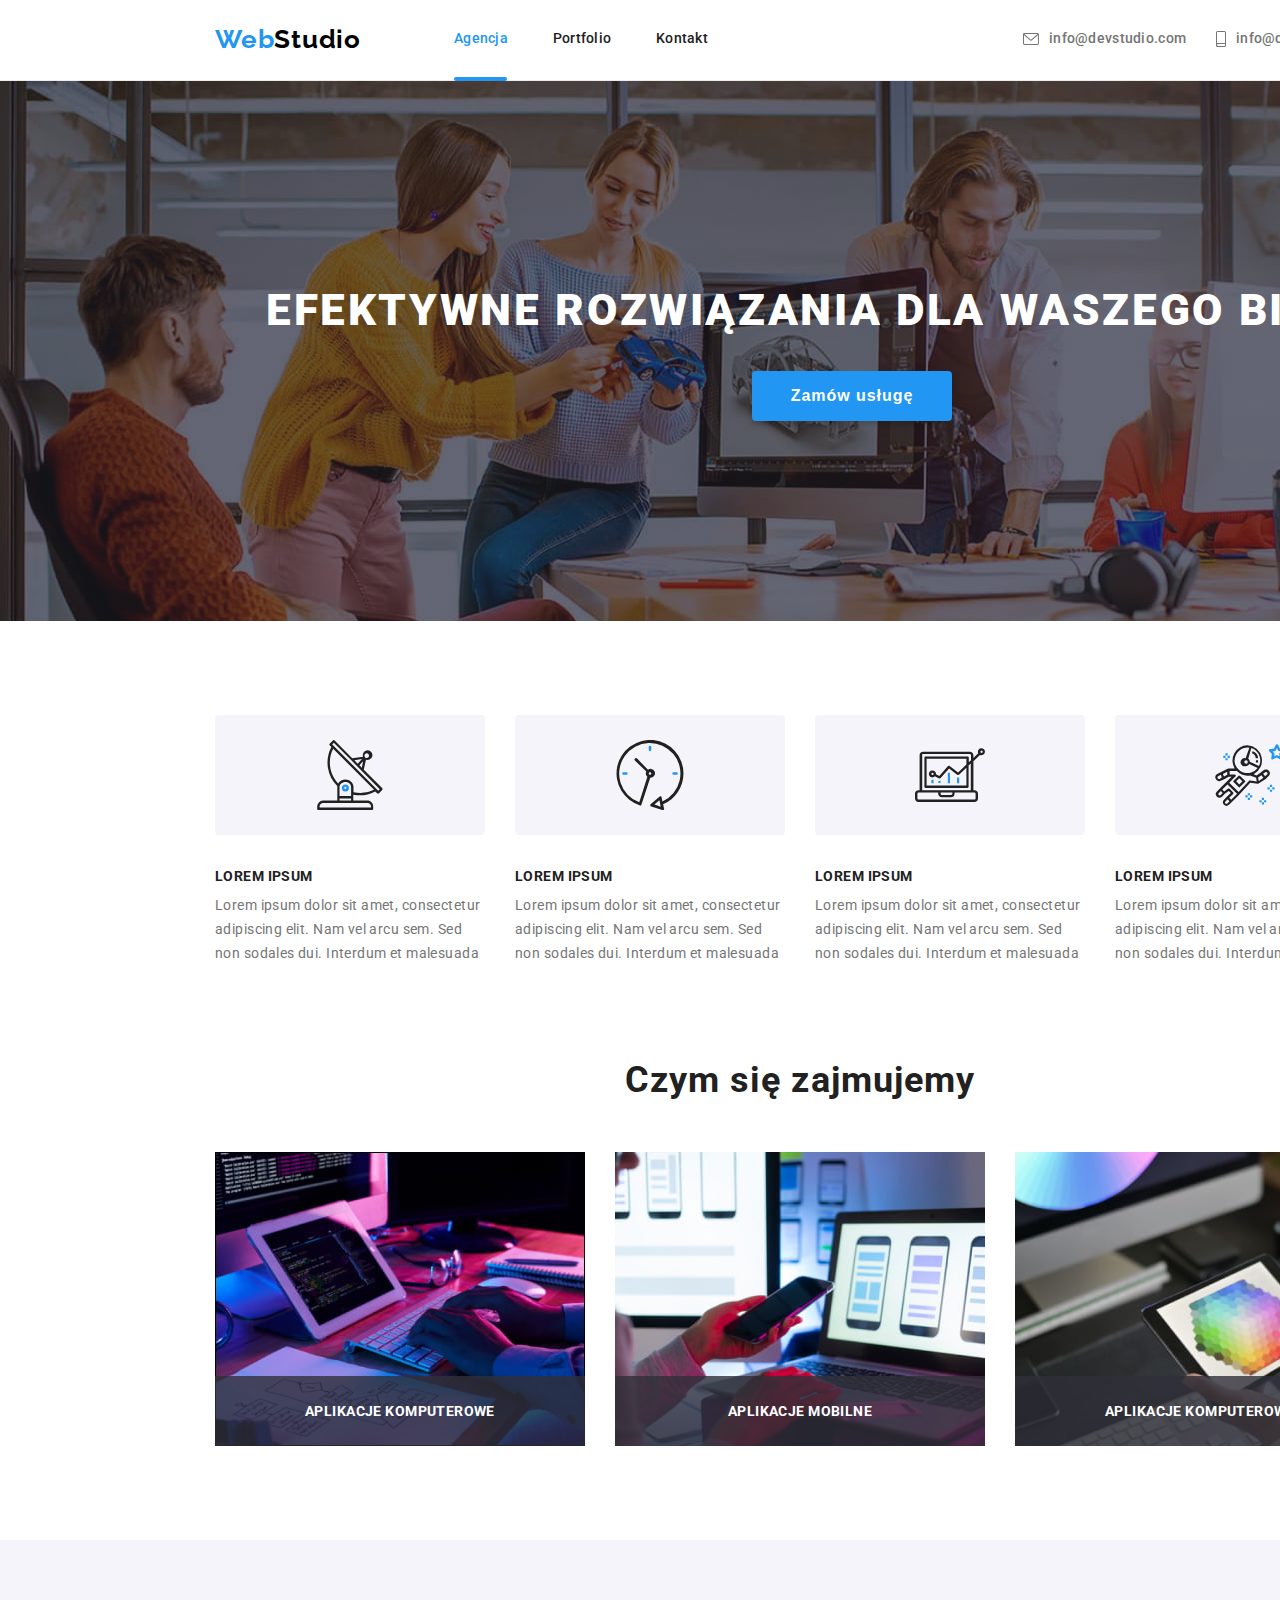
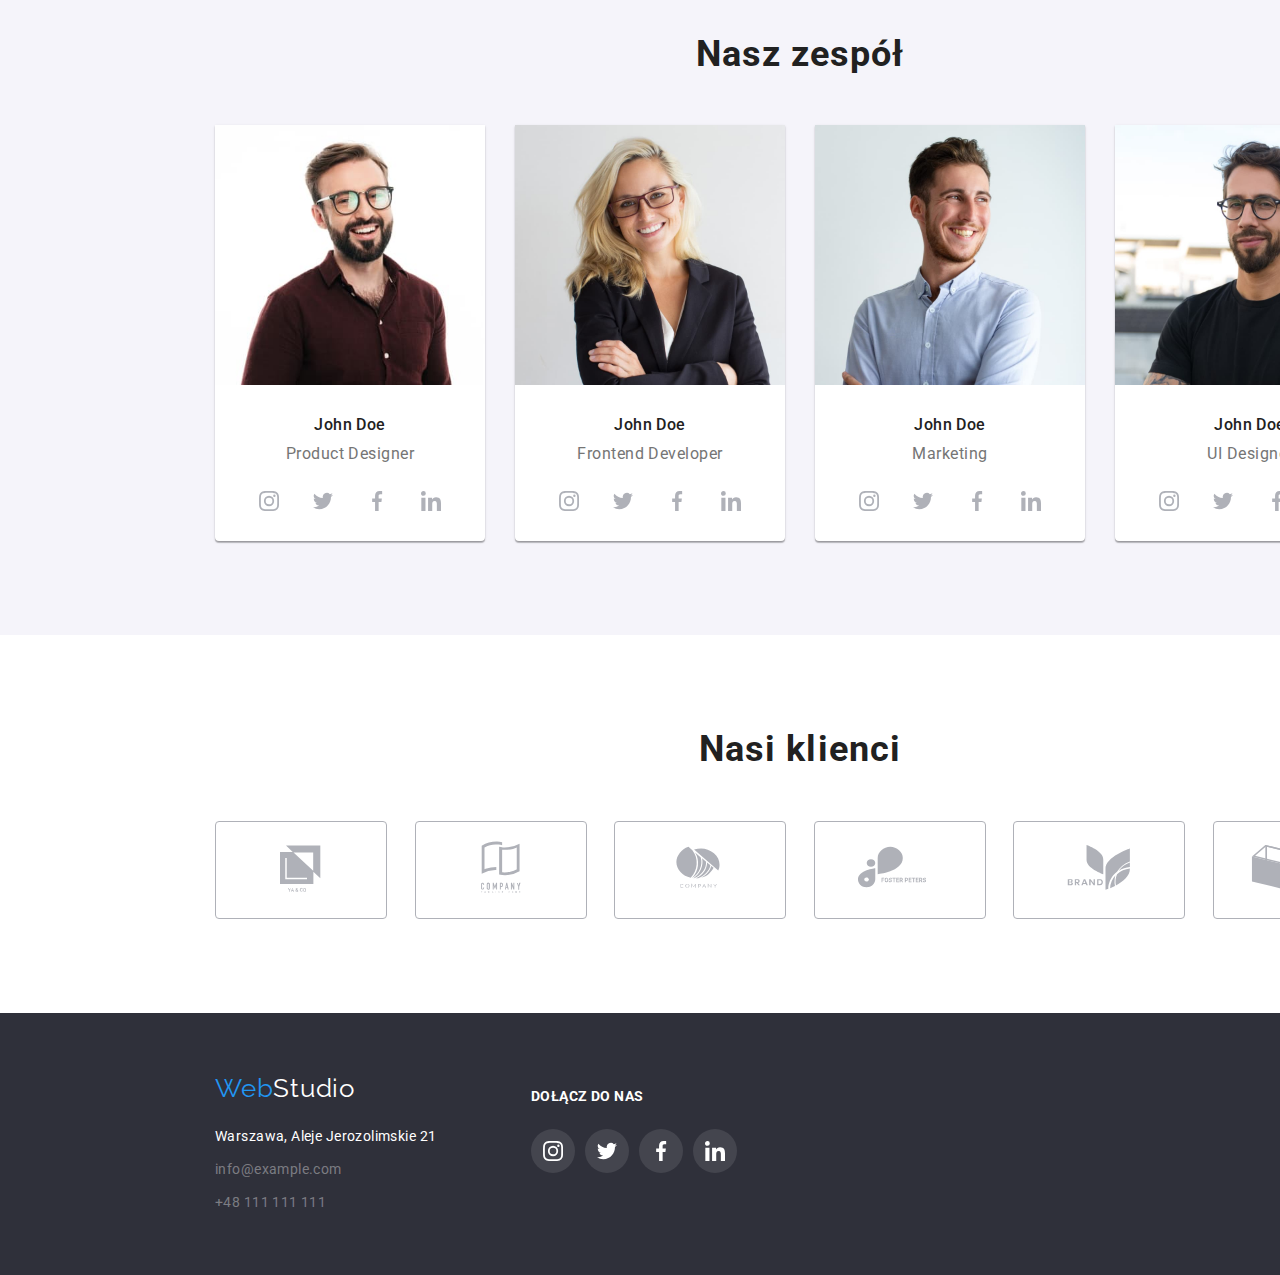
<file: index.html>
<!DOCTYPE html>
<html lang="pl">
  <head>
    <meta charset="UTF-8" />
    <meta http-equiv="X-UA-Compatible" content="IE=edge" />
    <meta name="viewport" content="width=device-width, initial-scale=1.0" />
    <title>Web Studio - Main Page</title>
    <link rel="preconnect" href="https://fonts.googleapis.com" />
    <link rel="preconnect" href="https://fonts.gstatic.com" crossorigin />
    <link
      href="https://fonts.googleapis.com/css2?family=Raleway:wght@700&family=Roboto:wght@400;500;700;900&display=swap"
      rel="stylesheet"
    />
    <link
      rel="stylesheet"
      href="https://cdnjs.cloudflare.com/ajax/libs/modern-normalize/1.1.0/modern-normalize.min.css"
      integrity="sha512-wpPYUAdjBVSE4KJnH1VR1HeZfpl1ub8YT/NKx4PuQ5NmX2tKuGu6U/JRp5y+Y8XG2tV+wKQpNHVUX03MfMFn9Q=="
      crossorigin="anonymous"
      referrerpolicy="no-referrer"
    />
    <link rel="stylesheet" href="./css/styles.css" />
  </head>
  <body>
    <!-- MODAL-BOX-BEGIN -->
    <div data-modal class="modal is-hidden backdrop">
      <div class="modal-box">
        <button data-modal-close class="close-modal-button">
          <svg>
            <use
              href="./images/SVG/modal-box-close.svg#icon-close-black-18dp-2-1"
              width="18px"
              height="18px"
              x="4.5px"
              y="6px"
            ></use>
          </svg>
        </button>
      </div>
    </div>
    <!-- MODAL-BOX-END -->
    <!-- NAV-MENU-BAR-BEGIN -->
    <header class="header-nav-border">
      <div class="container">
        <div class="header-nav-box">
          <a
            class="head-foot-common-styles header-title-style"
            href="./index.html"
            ><span class="web-title-style">Web</span>Studio</a
          >
          <nav>
            <ul class="menu-nav">
              <li class="current-page-style agencja-underline underline-style">
                <a class="agencja-link" href="./index.html">Agencja</a>
              </li>
              <li>
                <a class="portfolio-link" href="./portfolio.html">Portfolio</a>
              </li>
              <li>
                <a class="kontakt-link" href="">Kontakt</a>
              </li>
            </ul>
          </nav>
          <ul class="menu-contacts">
            <li>
              <a class="email-link" href="mailto:info@devstudio.com">
                <svg width="16px" height="12px">
                  <use href="./images/SVG/header-icons.svg#icon-envelope"></use>
                </svg>
                info@devstudio.com</a
              >
            </li>
            <li>
              <a class="phone-link" href="tel:+48111111111">
                <svg width="10px" height="16px">
                  <use
                    href="./images/SVG/header-icons.svg#icon-smartphone"
                  ></use>
                </svg>
                info@devstudio.com</a
              >
            </li>
          </ul>
        </div>
      </div>
    </header>
    <!-- NAV-MENU-BAR-END -->
    <main>
      <!-- SECTION-NO-1-MAIN HEADING-BEGIN -->
      <div class="section">
        <section class="section-no-1">
          <div class="container section-no-1-position">
            <h1 class="main-card-heading">
              efektywne rozwiązania dla waszego biznesu
            </h1>
            <button data-modal-open class="order-button" type="button">
              Zamów usługę
            </button>
          </div>
        </section>
      </div>
      <!-- SECTION-NO-1-END -->
      <!-- SECTION-NO-2-OUR ADVENTAGES-BEGIN -->
      <section class="section">
        <div class="container section-no-2-box-style">
          <ul>
            <li>
              <svg>
                <use
                  href="./images/SVG/nasze-zalety-icons.svg#icon-antenna-1"
                  width="70px"
                  height="70px"
                  x="100"
                  y="25"
                ></use>
              </svg>
              <h3>lorem ipsum</h3>
              <p>
                Lorem ipsum dolor sit amet, consectetur adipiscing elit. Nam vel
                arcu sem. Sed non sodales dui. Interdum et malesuada
              </p>
            </li>
            <li>
              <svg>
                <use
                  href="./images/SVG/nasze-zalety-icons.svg#icon-clock-1"
                  width="70px"
                  height="70px"
                  x="100"
                  y="25"
                ></use>
              </svg>
              <h3>lorem ipsum</h3>
              <p>
                Lorem ipsum dolor sit amet, consectetur adipiscing elit. Nam vel
                arcu sem. Sed non sodales dui. Interdum et malesuada
              </p>
            </li>
            <li>
              <svg>
                <use
                  href="./images/SVG/nasze-zalety-icons.svg#icon-diagram-1"
                  width="70px"
                  height="70px"
                  x="100"
                  y="25"
                ></use>
              </svg>
              <h3>lorem ipsum</h3>
              <p>
                Lorem ipsum dolor sit amet, consectetur adipiscing elit. Nam vel
                arcu sem. Sed non sodales dui. Interdum et malesuada
              </p>
            </li>
            <li>
              <svg>
                <use
                  href="./images/SVG/nasze-zalety-icons.svg#icon-astronaut-1"
                  width="70px"
                  height="70px"
                  x="100"
                  y="25"
                ></use>
              </svg>
              <h3>lorem ipsum</h3>
              <p>
                Lorem ipsum dolor sit amet, consectetur adipiscing elit. Nam vel
                arcu sem. Sed non sodales dui. Interdum et malesuada
              </p>
            </li>
          </ul>
        </div>
      </section>
      <!-- SECTION-NO-2-END -->
      <!-- SECTION-NO-3-WHAT WE DO-BEGIN -->
      <section class="section section-no-3-style">
        <div class="container">
          <h2 class="section-no-3-heading">Czym się zajmujemy</h2>
          <ul class="section-no-3-imgbox">
            <li>
              <img
                src="images/box/box_1.jpg"
                alt="computer work 1"
                title="computer work 1"
                width="370"
                height="294"
              />
              <div class="imgbox-text">aplikacje komputerowe</div>
            </li>
            <li>
              <img
                src="images/box/box_2.jpg"
                alt="computer work 2"
                title="computer work 2"
                width="370"
                height="294"
              />
              <div class="imgbox-text">aplikacje mobilne</div>
            </li>
            <li>
              <img
                src="images/box/box_3.jpg"
                alt="computer work 3"
                title="computer work 3"
                width="370"
                height="294"
              />
              <div class="imgbox-text">aplikacje komputerowe</div>
            </li>
          </ul>
        </div>
      </section>
      <!-- SECTION-NO-3-END -->
      <!-- SECTION-NO-4-OUR TEAM -->
      <section class="section section-no-4-style">
        <div class="container">
          <h2 class="section-no-4-heading">Nasz zespół</h2>
          <ul class="section-no-4-content-box">
            <li>
              <img
                src="images/team_card/team_card_1.jpg"
                alt="John Doe - Product Designer"
                title="John Doe - Product Designer"
                width="270"
                height="260"
              />
              <div class="section-no-4-img-title">
                <h3>John Doe</h3>
                <p>Product Designer</p>
              </div>
              <div class="social-icons-box">
                <a
                  href="https://www.instagram.com/"
                  target="_blank"
                  class="social-icon"
                >
                  <svg width="44px" height="44px">
                    <use
                      href="./images/SVG/nasz zespół-social icons.svg#icon-instagram-2"
                      width="20px"
                      x="12px"
                    ></use>
                  </svg>
                </a>
                <a
                  href="https://twitter.com/"
                  target="_blank"
                  class="social-icon"
                >
                  <svg width="44px" height="44px">
                    <use
                      href="./images/SVG/nasz zespół-social icons.svg#icon-twitter-1"
                      width="20px"
                      x="12px"
                    ></use>
                  </svg>
                </a>
                <a
                  href="https://www.facebook.com/"
                  target="_blank"
                  class="social-icon"
                >
                  <svg width="44px" height="44px">
                    <use
                      href="./images/SVG/nasz zespół-social icons.svg#icon-facebook-1"
                      width="20px"
                      x="12px"
                    ></use>
                  </svg>
                </a>
                <a
                  href="https://www.linkedin.com/"
                  target="_blank"
                  class="social-icon"
                >
                  <svg width="44px" height="44px">
                    <use
                      href="./images/SVG/nasz zespół-social icons.svg#icon-linkedin-1"
                      width="20px"
                      x="12px"
                    ></use>
                  </svg>
                </a>
              </div>
            </li>
            <li>
              <img
                src="images/team_card/team_card_2.jpg"
                alt="John Doe - Frontend Developer"
                title="John Doe - Frontend Developer"
                width="270"
                height="260"
              />
              <div class="section-no-4-img-title">
                <h3>John Doe</h3>
                <p>Frontend Developer</p>
              </div>
              <div class="social-icons-box">
                <a
                  href="https://www.instagram.com/"
                  target="_blank"
                  class="social-icon"
                >
                  <svg width="44px" height="44px">
                    <use
                      href="./images/SVG/nasz zespół-social icons.svg#icon-instagram-2"
                      width="20px"
                      x="12px"
                    ></use>
                  </svg>
                </a>
                <a
                  href="https://twitter.com/"
                  target="_blank"
                  class="social-icon"
                >
                  <svg width="44px" height="44px">
                    <use
                      href="./images/SVG/nasz zespół-social icons.svg#icon-twitter-1"
                      width="20px"
                      x="12px"
                    ></use>
                  </svg>
                </a>
                <a
                  href="https://www.facebook.com/"
                  target="_blank"
                  class="social-icon"
                >
                  <svg width="44px" height="44px">
                    <use
                      href="./images/SVG/nasz zespół-social icons.svg#icon-facebook-1"
                      width="20px"
                      x="12px"
                    ></use>
                  </svg>
                </a>
                <a
                  href="https://www.linkedin.com/"
                  target="_blank"
                  class="social-icon"
                >
                  <svg width="44px" height="44px">
                    <use
                      href="./images/SVG/nasz zespół-social icons.svg#icon-linkedin-1"
                      width="20px"
                      x="12px"
                    ></use>
                  </svg>
                </a>
              </div>
            </li>
            <li>
              <img
                src="images/team_card/team_card_3.jpg"
                alt="John Doe - Marketing"
                title="John Doe - Marketing"
                width="270"
                height="260"
              />
              <div class="section-no-4-img-title">
                <h3>John Doe</h3>
                <p>Marketing</p>
              </div>
              <div class="social-icons-box">
                <a
                  href="https://www.instagram.com/"
                  target="_blank"
                  class="social-icon"
                >
                  <svg width="44px" height="44px">
                    <use
                      href="./images/SVG/nasz zespół-social icons.svg#icon-instagram-2"
                      width="20px"
                      x="12px"
                    ></use>
                  </svg>
                </a>
                <a
                  href="https://twitter.com/"
                  target="_blank"
                  class="social-icon"
                >
                  <svg width="44px" height="44px">
                    <use
                      href="./images/SVG/nasz zespół-social icons.svg#icon-twitter-1"
                      width="20px"
                      x="12px"
                    ></use>
                  </svg>
                </a>
                <a
                  href="https://www.facebook.com/"
                  target="_blank"
                  class="social-icon"
                >
                  <svg width="44px" height="44px">
                    <use
                      href="./images/SVG/nasz zespół-social icons.svg#icon-facebook-1"
                      width="20px"
                      x="12px"
                    ></use>
                  </svg>
                </a>
                <a
                  href="https://www.linkedin.com/"
                  target="_blank"
                  class="social-icon"
                >
                  <svg width="44px" height="44px">
                    <use
                      href="./images/SVG/nasz zespół-social icons.svg#icon-linkedin-1"
                      width="20px"
                      x="12px"
                    ></use>
                  </svg>
                </a>
              </div>
            </li>
            <li>
              <img
                src="images/team_card/team_card_4.jpg"
                alt="John Doe - UI Designer"
                title="John Doe - UI Designer"
                width="270"
                height="260"
              />
              <div class="section-no-4-img-title">
                <h3>John Doe</h3>
                <p>UI Designer</p>
              </div>
              <div class="social-icons-box">
                <a
                  href="https://www.instagram.com/"
                  target="_blank"
                  class="social-icon"
                >
                  <svg width="44px" height="44px">
                    <use
                      href="./images/SVG/nasz zespół-social icons.svg#icon-instagram-2"
                      width="20px"
                      x="12px"
                    ></use>
                  </svg>
                </a>
                <a
                  href="https://twitter.com/"
                  target="_blank"
                  class="social-icon"
                >
                  <svg width="44px" height="44px">
                    <use
                      href="./images/SVG/nasz zespół-social icons.svg#icon-twitter-1"
                      width="20px"
                      x="12px"
                    ></use>
                  </svg>
                </a>
                <a
                  href="https://www.facebook.com/"
                  target="_blank"
                  class="social-icon"
                >
                  <svg width="44px" height="44px">
                    <use
                      href="./images/SVG/nasz zespół-social icons.svg#icon-facebook-1"
                      width="20px"
                      x="12px"
                    ></use>
                  </svg>
                </a>
                <a
                  href="https://www.linkedin.com/"
                  target="_blank"
                  class="social-icon"
                >
                  <svg width="44px" height="44px">
                    <use
                      href="./images/SVG/nasz zespół-social icons.svg#icon-linkedin-1"
                      width="20px"
                      x="12px"
                    ></use>
                  </svg>
                </a>
              </div>
            </li>
          </ul>
        </div>
      </section>
      <!-- SECTION-NO-4-END -->
      <!-- SECTION-NO-5-OUR CUSTOMRES-BEGIN -->
      <section class="section">
        <div class="container">
          <h2 class="section-no-5-heading">Nasi klienci</h2>
          <div class="client-logo">
            <a class="box-logo" href="https://www.google.com/" target="_blank">
              <svg width="106px" height="60px">
                <use href="./images/SVG/nasi-klienci.svg#icon-Logo-1"></use>
              </svg>
            </a>
            <a class="box-logo" href="https://www.google.com/" target="_blank">
              <svg width="106px" height="60px">
                <use href="./images/SVG/nasi-klienci.svg#icon-Logo-2"></use>
              </svg>
            </a>
            <a class="box-logo" href="https://www.google.com/" target="_blank">
              <svg width="106px" height="60px">
                <use href="./images/SVG/nasi-klienci.svg#icon-Logo-3"></use>
              </svg>
            </a>
            <a class="box-logo" href="https://www.google.com/" target="_blank">
              <svg width="106px" height="60px">
                <use href="./images/SVG/nasi-klienci.svg#icon-Logo-4"></use>
              </svg>
            </a>
            <a class="box-logo" href="https://www.google.com/" target="_blank">
              <svg width="106px" height="60px">
                <use href="./images/SVG/nasi-klienci.svg#icon-Logo-5"></use>
              </svg>
            </a>
            <a class="box-logo" href="https://www.google.com/" target="_blank">
              <svg width="106px" height="60px">
                <use href="./images/SVG/nasi-klienci.svg#icon-Logo-6"></use>
              </svg>
            </a>
          </div>
        </div>
      </section>
      <!-- SECTION-NO-5-END -->
    </main>
    <!-- FOOTER-BAR-BEGIN -->
    <footer class="footer-contact-style">
      <div class="flex-box-footer">
        <div class="container footer-contact-position">
          <a
            class="head-foot-common-styles footer-title-style"
            href="index.html"
            ><span class="web-title-style">Web</span>Studio</a
          >
          <address class="footer-address-box">
            <ul>
              <li>
                <a
                  class="footer-contact-style city"
                  href="https://www.google.pl/maps/place/al.+Jerozolimskie+21,+00-508+Warszawa/@52.2305319,21.013843,480m/data=!3m2!1e3!4b1!4m5!3m4!1s0x471eccf3e52bee23:0xc5163bc7ec8d4437!8m2!3d52.2305286!4d21.0160317"
                  target="_blank"
                  >Warszawa, Aleje Jerozolimskie 21</a
                >
              </li>
              <li>
                <a
                  class="footer-contact-style mail"
                  href="mailto:info@example.com.com"
                  >info@example.com</a
                >
              </li>
              <li>
                <a
                  class="footer-contact-style phone-number"
                  href="tel:+48111111111"
                  >+48 111 111 111</a
                >
              </li>
            </ul>
          </address>
        </div>
        <div class="footer-social-icons">
          <p>dołącz do nas</p>
          <ul class="footer-social-icons position">
            <li>
              <a
                href="https://www.instagram.com/"
                target="_blank"
                class="social-icon"
              >
                <svg width="44px" height="44px">
                  <use
                    href="./images/SVG/nasz zespół-social icons.svg#icon-instagram-2"
                    width="20px"
                    x="12px"
                  ></use>
                </svg>
              </a>
            </li>
            <li>
              <a
                href="https://twitter.com/"
                target="_blank"
                class="social-icon"
              >
                <svg width="44px" height="44px">
                  <use
                    href="./images/SVG/nasz zespół-social icons.svg#icon-twitter-1"
                    width="20px"
                    x="12px"
                  ></use>
                </svg>
              </a>
            </li>
            <li>
              <a
                href="https://www.facebook.com/"
                target="_blank"
                class="social-icon"
              >
                <svg width="44px" height="44px">
                  <use
                    href="./images/SVG/nasz zespół-social icons.svg#icon-facebook-1"
                    width="20px"
                    x="12px"
                  ></use>
                </svg>
              </a>
            </li>
            <li>
              <a
                href="https://www.linkedin.com/"
                target="_blank"
                class="social-icon"
              >
                <svg width="44px" height="44px">
                  <use
                    href="./images/SVG/nasz zespół-social icons.svg#icon-linkedin-1"
                    width="20px"
                    x="12px"
                  ></use>
                </svg>
              </a>
            </li>
          </ul>
        </div>
      </div>
    </footer>
    <!-- FOOTER-BAR-END -->
    <!-- MODAL-SCRIPT-JS-BEGIN -->
    <script src="./js/modal.js"></script>
    <!-- MODAL-WINDOW-JS-END -->
  </body>
</html>
</file>
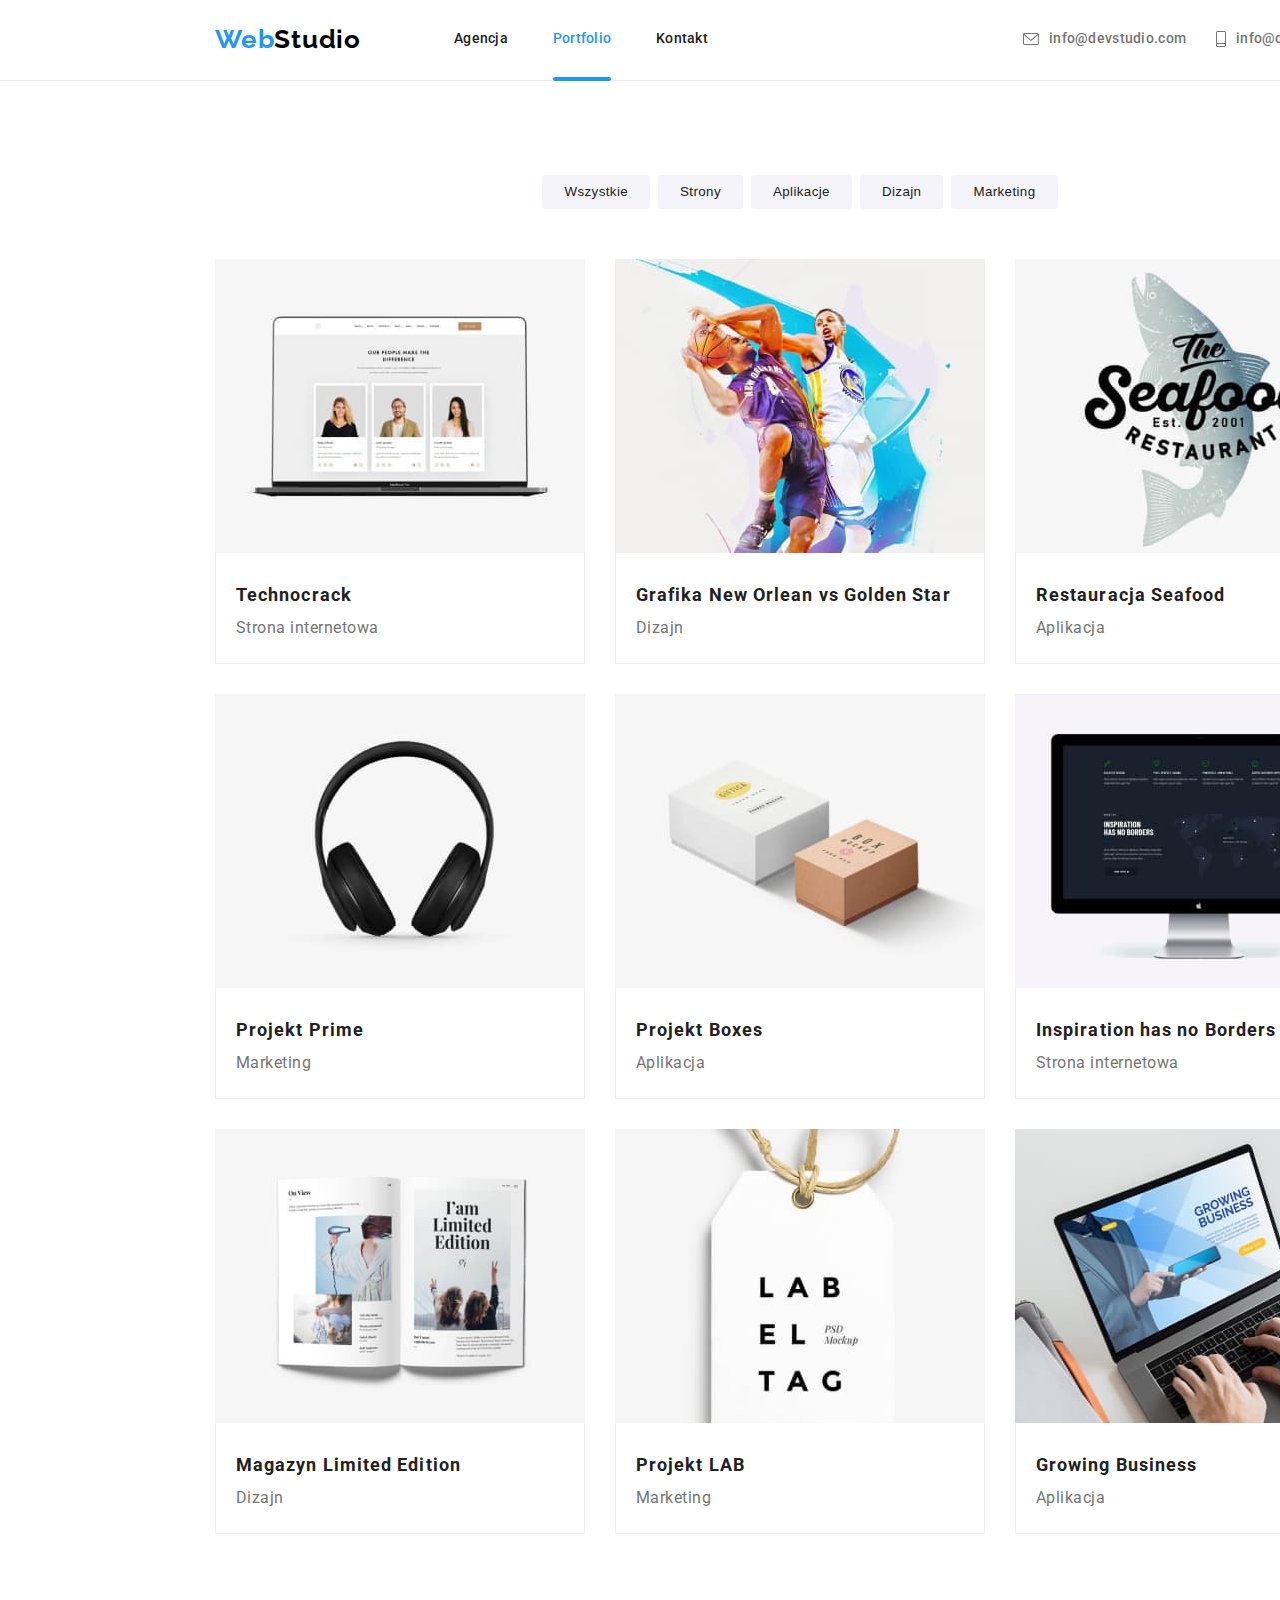
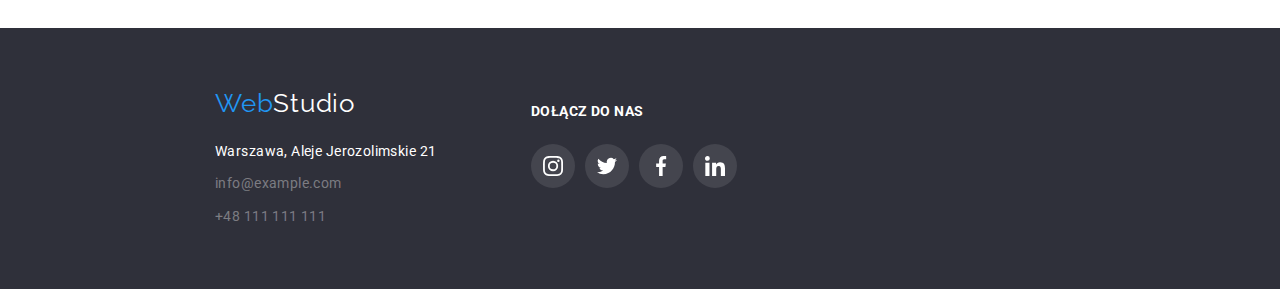
<file: portfolio.html>
<!DOCTYPE html>
<html lang="pl">
  <head>
    <meta charset="UTF-8" />
    <meta http-equiv="X-UA-Compatible" content="IE=edge" />
    <meta name="viewport" content="width=device-width, initial-scale=1.0" />
    <title>Web Studio - Portfolio</title>
    <link rel="preconnect" href="https://fonts.googleapis.com" />
    <link rel="preconnect" href="https://fonts.gstatic.com" crossorigin />
    <link
      href="https://fonts.googleapis.com/css2?family=Raleway:wght@700&family=Roboto:wght@400;500;700;900&display=swap"
      rel="stylesheet"
    />
    <link
      rel="stylesheet"
      href="https://cdnjs.cloudflare.com/ajax/libs/modern-normalize/1.1.0/modern-normalize.min.css"
      integrity="sha512-wpPYUAdjBVSE4KJnH1VR1HeZfpl1ub8YT/NKx4PuQ5NmX2tKuGu6U/JRp5y+Y8XG2tV+wKQpNHVUX03MfMFn9Q=="
      crossorigin="anonymous"
      referrerpolicy="no-referrer"
    />
    <link rel="stylesheet" href="./css/styles.css" />
  </head>
  <body>
    <!-- NAV-MENU-BAR-BEGIN -->
    <header class="header-nav-border">
      <div class="container">
        <div class="header-nav-box">
          <a
            class="head-foot-common-styles header-title-style"
            href="./index.html"
            ><span class="web-title-style">Web</span>Studio</a
          >
          <nav>
            <ul class="menu-nav">
              <li><a class="agencja-link" href="./index.html">Agencja</a></li>
              <li
                class="current-page-style portfolio-underline underline-style"
              >
                <a class="portfolio-link" href="./portfolio.html">Portfolio</a>
              </li>
              <li><a class="kontakt-link" href="">Kontakt</a></li>
            </ul>
          </nav>
          <ul class="menu-contacts">
            <li>
              <a class="email-link" href="mailto:info@devstudio.com">
                <svg width="16px" height="12px">
                  <use href="./images/SVG/header-icons.svg#icon-envelope"></use>
                </svg>
                info@devstudio.com</a
              >
            </li>
            <li>
              <a class="phone-link" href="tel:+48111111111">
                <svg width="10px" height="16px">
                  <use
                    href="./images/SVG/header-icons.svg#icon-smartphone"
                  ></use>
                </svg>
                info@devstudio.com</a
              >
            </li>
          </ul>
        </div>
      </div>
    </header>
    <!-- NAV-MENU-BAR-END -->
    <main>
      <!-- PORTFOLIO-SECTION-NO-1-FILTER BUTTONS-BEGIN -->
      <section class="portfolio-section-no-1">
        <div class="container">
          <ul>
            <li>
              <button type="button">Wszystkie</button>
            </li>
            <li>
              <button type="button">Strony</button>
            </li>
            <li>
              <button type="button">Aplikacje</button>
            </li>
            <li>
              <button type="button">Dizajn</button>
            </li>
            <li>
              <button type="button">Marketing</button>
            </li>
          </ul>
        </div>
      </section>
      <!-- PORTFOLIO-SECTION-NO-1-END -->
      <!-- PORTFOLIO-SECTION-NO-2-PROJECT' CARDS-BEGIN -->
      <section class="section portfolio-section-no-2-style">
        <div class="container">
          <ul class="portfolio-section-no-2-content-box">
            <li>
              <div class="hidden-portfolio-project-box">
                <img
                  src="./images/projects/projects_1.jpg"
                  width="370"
                  height="294"
                  alt="Technocrack - Strona internetowa"
                  title="Technocrack - Strona internetowa"
                />
                <a
                  class="hidden-portfolio-project-description"
                  href="https://www.google.com/"
                  target="_blank"
                >
                  Technocrack jest popularną platformą wykorzystywaną do
                  rozpowszechniania koronawirusa. Firmy wykorzystują tę
                  platformę do celów szpiegowskich i ataków na niezabezpieczone
                  serwery konkurencji
                </a>
              </div>
              <div class="portfolio-section-no-2-img-title">
                <h4>Technocrack</h4>
                <p>Strona internetowa</p>
              </div>
            </li>
            <li class="portfolio-project-card">
              <div class="hidden-portfolio-project-box">
                <img
                  src="./images/projects/projects_2.jpg"
                  width="370"
                  height="294"
                  alt="Grafika New Orlean vs Golden Star - Dizajn"
                  title="Grafika New Orlean vs Golden Star - Dizajn"
                />
                <a
                  class="hidden-portfolio-project-description"
                  href="https://www.google.com/"
                  target="_blank"
                >
                  Technocrack jest popularną platformą wykorzystywaną do
                  rozpowszechniania koronawirusa. Firmy wykorzystują tę
                  platformę do celów szpiegowskich i ataków na niezabezpieczone
                  serwery konkurencji
                </a>
              </div>
              <div class="portfolio-section-no-2-img-title">
                <h4>Grafika New Orlean vs Golden Star</h4>
                <p>Dizajn</p>
              </div>
            </li>
            <li class="portfolio-project-card">
              <div class="hidden-portfolio-project-box">
                <img
                  src="./images/projects/projects_3.jpg"
                  width="370"
                  height="294"
                  alt="Restauracja Seafood - Aplikacja"
                  title="Restauracja Seafood - Aplikacja"
                />
                <a
                  class="hidden-portfolio-project-description"
                  href="https://www.google.com/"
                  target="_blank"
                >
                  Technocrack jest popularną platformą wykorzystywaną do
                  rozpowszechniania koronawirusa. Firmy wykorzystują tę
                  platformę do celów szpiegowskich i ataków na niezabezpieczone
                  serwery konkurencji
                </a>
              </div>
              <div class="portfolio-section-no-2-img-title">
                <h4>Restauracja Seafood</h4>
                <p>Aplikacja</p>
              </div>
            </li>
            <li class="portfolio-project-card">
              <div class="hidden-portfolio-project-box">
                <img
                  src="./images/projects/projects_4.jpg"
                  width="370"
                  height="294"
                  alt="Projekt Prime - Marketing"
                  title="Projekt Prime - Marketing"
                />
                <a
                  class="hidden-portfolio-project-description"
                  href="https://www.google.com/"
                  target="_blank"
                >
                  Technocrack jest popularną platformą wykorzystywaną do
                  rozpowszechniania koronawirusa. Firmy wykorzystują tę
                  platformę do celów szpiegowskich i ataków na niezabezpieczone
                  serwery konkurencji
                </a>
              </div>
              <div class="portfolio-section-no-2-img-title">
                <h4>Projekt Prime</h4>
                <p>Marketing</p>
              </div>
            </li>
            <li class="portfolio-project-card">
              <div class="hidden-portfolio-project-box">
                <img
                  src="./images/projects/projects_5.jpg"
                  width="370"
                  height="294"
                  alt="Projekt Boxes - Aplikacja"
                  title="Projekt Boxes - Aplikacja"
                />
                <a
                  class="hidden-portfolio-project-description"
                  href="https://www.google.com/"
                  target="_blank"
                >
                  Technocrack jest popularną platformą wykorzystywaną do
                  rozpowszechniania koronawirusa. Firmy wykorzystują tę
                  platformę do celów szpiegowskich i ataków na niezabezpieczone
                  serwery konkurencji
                </a>
              </div>
              <div class="portfolio-section-no-2-img-title">
                <h4>Projekt Boxes</h4>
                <p>Aplikacja</p>
              </div>
            </li>
            <li class="portfolio-project-card">
              <div class="hidden-portfolio-project-box">
                <img
                  src="./images/projects/projects_6.jpg"
                  width="370"
                  height="294"
                  alt="Inspiration has no Borders - Strona internetowa"
                  title="Inspiration has no Borders - Strona internetowa"
                />
                <a
                  class="hidden-portfolio-project-description"
                  href="https://www.google.com/"
                  target="_blank"
                >
                  Technocrack jest popularną platformą wykorzystywaną do
                  rozpowszechniania koronawirusa. Firmy wykorzystują tę
                  platformę do celów szpiegowskich i ataków na niezabezpieczone
                  serwery konkurencji
                </a>
              </div>
              <div class="portfolio-section-no-2-img-title">
                <h4>Inspiration has no Borders</h4>
                <p>Strona internetowa</p>
              </div>
            </li>
            <li class="portfolio-project-card">
              <div class="hidden-portfolio-project-box">
                <img
                  src="./images/projects/projects_7.jpg"
                  width="370"
                  height="294"
                  alt="Magazyn Limited Edition - Dizajn"
                  title="Magazyn Limited Edition - Dizajn"
                />
                <a
                  class="hidden-portfolio-project-description"
                  href="https://www.google.com/"
                  target="_blank"
                >
                  Technocrack jest popularną platformą wykorzystywaną do
                  rozpowszechniania koronawirusa. Firmy wykorzystują tę
                  platformę do celów szpiegowskich i ataków na niezabezpieczone
                  serwery konkurencji
                </a>
              </div>
              <div class="portfolio-section-no-2-img-title">
                <h4>Magazyn Limited Edition</h4>
                <p>Dizajn</p>
              </div>
            </li>
            <li class="portfolio-project-card">
              <div class="hidden-portfolio-project-box">
                <img
                  src="./images/projects/projects_8.jpg"
                  width="370"
                  height="294"
                  alt="Projekt LAB - Marketing"
                  title="Projekt LAB - Marketing"
                />
                <a
                  class="hidden-portfolio-project-description"
                  href="https://www.google.com/"
                  target="_blank"
                >
                  Technocrack jest popularną platformą wykorzystywaną do
                  rozpowszechniania koronawirusa. Firmy wykorzystują tę
                  platformę do celów szpiegowskich i ataków na niezabezpieczone
                  serwery konkurencji
                </a>
              </div>
              <div class="portfolio-section-no-2-img-title">
                <h4>Projekt LAB</h4>
                <p>Marketing</p>
              </div>
            </li>
            <li class="portfolio-project-card">
              <div class="hidden-portfolio-project-box">
                <img
                  src="./images/projects/projects_9.jpg"
                  width="370"
                  height="294"
                  alt="Growing Business - Aplikacja"
                  title="Growing Business - Aplikacja"
                />
                <a
                  class="hidden-portfolio-project-description"
                  href="https://www.google.com/"
                  target="_blank"
                >
                  Technocrack jest popularną platformą wykorzystywaną do
                  rozpowszechniania koronawirusa. Firmy wykorzystują tę
                  platformę do celów szpiegowskich i ataków na niezabezpieczone
                  serwery konkurencji
                </a>
              </div>
              <div class="portfolio-section-no-2-img-title">
                <h4>Growing Business</h4>
                <p>Aplikacja</p>
              </div>
            </li>
          </ul>
        </div>
      </section>
      <!-- PORTFOLIO-SECTION-NO-2-END -->
    </main>
    <!-- FOOTER-BAR-BEGIN -->
    <footer class="footer-contact-style">
      <div class="flex-box-footer">
        <div class="container footer-contact-position">
          <a
            class="head-foot-common-styles footer-title-style"
            href="index.html"
            ><span class="web-title-style">Web</span>Studio</a
          >
          <address class="footer-address-box">
            <ul>
              <li>
                <a
                  class="footer-contact-style city"
                  href="https://www.google.pl/maps/place/al.+Jerozolimskie+21,+00-508+Warszawa/@52.2305319,21.013843,480m/data=!3m2!1e3!4b1!4m5!3m4!1s0x471eccf3e52bee23:0xc5163bc7ec8d4437!8m2!3d52.2305286!4d21.0160317"
                  target="_blank"
                  >Warszawa, Aleje Jerozolimskie 21</a
                >
              </li>
              <li>
                <a
                  class="footer-contact-style mail"
                  href="mailto:info@example.com.com"
                  >info@example.com</a
                >
              </li>
              <li>
                <a
                  class="footer-contact-style phone-number"
                  href="tel:+48111111111"
                  >+48 111 111 111</a
                >
              </li>
            </ul>
          </address>
        </div>
        <div class="footer-social-icons">
          <p>dołącz do nas</p>
          <ul class="footer-social-icons position">
            <li>
              <a
                href="https://www.instagram.com/"
                target="_blank"
                class="social-icon"
              >
                <svg width="44px" height="44px">
                  <use
                    href="./images/SVG/nasz zespół-social icons.svg#icon-instagram-2"
                    width="20px"
                    x="12px"
                  ></use>
                </svg>
              </a>
            </li>
            <li>
              <a
                href="https://twitter.com/"
                target="_blank"
                class="social-icon"
              >
                <svg width="44px" height="44px">
                  <use
                    href="./images/SVG/nasz zespół-social icons.svg#icon-twitter-1"
                    width="20px"
                    x="12px"
                  ></use>
                </svg>
              </a>
            </li>
            <li>
              <a
                href="https://www.facebook.com/"
                target="_blank"
                class="social-icon"
              >
                <svg width="44px" height="44px">
                  <use
                    href="./images/SVG/nasz zespół-social icons.svg#icon-facebook-1"
                    width="20px"
                    x="12px"
                  ></use>
                </svg>
              </a>
            </li>
            <li>
              <a
                href="https://www.linkedin.com/"
                target="_blank"
                class="social-icon"
              >
                <svg width="44px" height="44px">
                  <use
                    href="./images/SVG/nasz zespół-social icons.svg#icon-linkedin-1"
                    width="20px"
                    x="12px"
                  ></use>
                </svg>
              </a>
            </li>
          </ul>
        </div>
      </div>
    </footer>
    <!-- FOOTER-BAR-END -->
  </body>
</html>
</file>
<file: css/styles.css>
* img {
    display: block;
}

* {
    margin: 0;
    padding: 0;
}

/* ROOT-BEGIN */
:root {
    --background-color: #FFFFFF;
    --main-card-background-color: #2F303A;
    --ourteam-background-color: #F5F4FA;
    --main-font: 'Roboto', 'Raleway', sans-serif;
    --second-font: 'Raleway', sans-serif;
    --nav-font-color: #212121;
    --nav-contact-font-color: #757575;
    --headers-font-color: #212121;
    --paragraph-font-color: #757575;
    --footer-bg-color: #2F303A
}
/* ROOT-END */

/* BODY-STYLE-BEGIN */
body {
font-family: var(--main-font);
background-color: var(--background-color);
width: 1600px;
margin: 0 auto;
/* z-index: 1; */
}
/* BODY-STYLE-END */

/* CONTENT-CONTAINER-STYLE-BEGIN */
.container {
    width: 1200px;
    margin: 0 auto;
}
/* CONTENT-CONTAINER-STYLE-END */

/* SECTION'S SPACE BEETWEN-BEGIN */
.section {
    padding-bottom: 94px;
}
/* SECTION'S SPACE BEETWEN-END */

/* ---------------------------------------------- */

/* AGENCJA-PAGE-BEGIN */

/* MODAL-BOX-BEGIN */
.is-hidden {
    pointer-events: none;
    visibility: hidden;
    opacity: 0;
    transform: translateX(-50%) translateY(-50%) scale(0) rotate(0deg)
    skew(40deg, 40deg);
}

.backdrop {
    position: fixed;
    top: 0;
    left: 0;
    width: 100%;
    height: 100%;
    z-index: 1;
    background: rgba(0, 0, 0, 0.2);
}

.modal-box {
    width: 528px;
    height: 581px;
    position: absolute;
    top: 50%;
    left: 50%;
    transform: translate(-50%, -50%);
    z-index: 2;
    background-color: #FFFFFF;
    border-radius: 4px;
    box-shadow: 
        0px 1px 3px 
            rgba(0, 0, 0, 0.12), 
        0px 1px 1px 
            rgba(0, 0, 0, 0.14),
        0px 2px 1px 
            rgba(0, 0, 0, 0.2);
}

.close-modal-button {
    width: 30px;
    height: 30px;
    position: absolute;
    top: 8px;
    left: 490px;
    background: #ffffff;
    border: 1px solid rgba(0, 0, 0, 0.1);
    border-radius: 50%;
}

.close-modal-button svg {
    width: 100%; 
    height: 100%;
    border-radius: 50%;
}

.close-modal-button:hover {
    cursor: pointer;
    background-color:#2196F3;
    fill: #FFFFFF;
    transition-duration: 250ms;
    transition-timing-function: cubic-bezier(0.4, 0, 0.2, 1);
}
/* MODAL-BOX-END */

/* NAV-MENU-BAR-BEGIN */
/* header&footer common styles */
.head-foot-common-styles {
    font-family: 'Raleway', 'Roboto', sans-serif;
    font-size: 26px;
    line-height: 1.19;
    letter-spacing: 0.03em;
    text-decoration: none;
    cursor: pointer;
}

/* nazwa strony */
.header-nav-border {
    border-bottom: 1px solid #ECECEC;
}

.header-nav-box {
    display: flex;
    justify-content: space-between;
    align-items: center;
    padding: 24px 27px 25px 15px;
}

a.header-title-style {
    font-weight: 700;
    color: #000000;
    margin-right: 93px;
}

/* "WEB" dot. header i footer */
span.web-title-style {
    color: #2196F3;
}

/* menu navigation */
.menu-nav {
    font-weight: 500;
    font-size: 14px;
    line-height: 1.14;
    letter-spacing: 0.02em;
    color: var(--nav-font-color);
    cursor: pointer;
    list-style-type: none;
    display: flex;
    justify-content: space-between;
    width: 254px;
    margin-right: 315px;
}

.menu-nav a {
    color: inherit;
    text-decoration: none;
}

.current-page-style {
    color: #2196F3;
    position: relative;
    
}

.agencja-underline::after {
    width: 53px;
}

.portfolio-underline::after {
    width: 58px;
}

.underline-style::after {
    content: '';
    border-bottom: 4px solid #2196f3;
    border-radius: 2px;    
    position: absolute;
    top: 45.5px;
    left: 0;
}

.agencja-link:hover,
.agencja-link:focus {
    color: #2196F3;
    transition-duration: 250ms;
    transition-timing-function: cubic-bezier(0.4, 0, 0.2, 1);
}

.portfolio-link:hover,
.portfolio-link:focus {
    color: #2196F3;
    transition-duration: 250ms;
    transition-timing-function: cubic-bezier(0.4, 0, 0.2, 1);
}

.kontakt-link:hover,
.kontakt-link:focus {
    color: #2196F3;
    transition-duration: 250ms;
    transition-timing-function: cubic-bezier(0.4, 0, 0.2, 1);
}

/* menu nawigacja kontakt */
.menu-contacts {
    font-weight: 500;
    font-size: 14px;
    line-height: 1.14;
    letter-spacing: 0.02em;
    color: var(--nav-contact-font-color);
    fill: var(--nav-contact-font-color);
    cursor: pointer;
    list-style-type: none;
    display: flex;
    justify-content: space-between;
    gap: 30px;
}

.menu-contacts a {
    color: inherit;
    text-decoration: none;
}

.email-link {
    display: flex;
    align-items: center;
    gap: 10px;
}

.phone-link {
    display: flex;
    align-items: center;
    gap: 10px;
}

.email-link:hover,
.email-link:focus {
    fill: #2196F3;
    color: #2196F3;
    transition-duration: 250ms;
    transition-timing-function: cubic-bezier(0.4, 0, 0.2, 1);
}

.phone-link:hover,
.phone-link:focus {
    fill: #2196F3;
    color: #2196F3;
    transition-duration: 250ms;
    transition-timing-function: cubic-bezier(0.4, 0, 0.2, 1);
}
/* NAV-MENU-BAR-END */

/* MAIN-BEGIN */

/* SECTION-NO-1-MAIN HEADING-BEGIN */
/* section-no-1: main card color */
.section-no-1 {
    text-align: center;
    background-color: var(--main-card-background-color);
    background-image: 
        linear-gradient(rgba(47, 48, 58, 0.4)50%, rgba(47, 48, 58, 0.4)50%), 
        url(../images/background-section-no-1/bg-image.jpg);
    }


.section-no-1-position {
    padding: 200px 252px 200px 252px;
}

.main-card-heading {
    font-weight: 900;
    font-size: 44px;
    line-height: 1.36;
    /* line-height: 60px; */
    /* or 136% */
    text-align: center;
    letter-spacing: 0.06em;
    text-transform: uppercase;
    color: #ffffff;
    margin-bottom: 30px;
}

/* button "zamów usługę */
.order-button {
    width: 200px;
    height: 50px;
    font-weight: 700;
    font-size: 16px;
    line-height: 1.875;
    letter-spacing: 0.06em;
    background-color: #2196F3;
    color: #FFFFFF;
    box-shadow: 0px 4px 4px rgba(0, 0, 0, 0.15);
    border-radius: 4px;
    border: none;
    cursor: pointer;
}

.order-button:hover {
    background-color: #ffffff;
    color: #2196f3;
    transition-duration: 250ms;
    transition-timing-function: cubic-bezier(0.4, 0, 0.2, 1);
}
/* SECTION-NO-1-END */

/* SECTION-NO-2-OUR ADVENTAGES-BEGIN */
/* section-no-2: nasze zalety */
.section-no-2-box-style ul {
    list-style: none;
    display: flex;
    justify-content: space-between;
    padding: 0 15px 0 15px;
}

.section-no-2-box-style svg {
    background-color: #F5F4FA;
    border-radius: 4px;
    width: 270px;
    height: 120px;
    margin-bottom: 30px;
}

.section-no-2-box-style p, h3 {
    width: 270px;
}

.section-no-2-box-style h3 {
    font-size: 14px;
    font-weight: 700;
    line-height: 1.1;
    text-transform: uppercase;
    letter-spacing: 0.03em;
    color: var(--headers-font-color);
    margin-bottom: 10px;
}

.section-no-2-box-style p {
    font-size: 14px;
    font-weight: 400;
    line-height: 1.71;
    letter-spacing: 0.03em;
    color: var(--paragraph-font-color);
}
/* SECTION-NO-2-END */

/* SECTION-NO-3-WHAT WE DO-BEGIN */
/* section-no-3: "czym się zajmujemy" */
.section-no-3-heading {
    font-weight: 700;
    font-size: 36px;
    line-height: 1.16;
    text-align: center;
    letter-spacing: 0.03em;
    color: var(--headers-font-color);
    margin-bottom: 50px;
}

.section-no-3-heading {
    font-weight: 700;
    font-size: 36px;
    line-height: 1.16;
    text-align: center;
    letter-spacing: 0.03em;
    color: var(--headers-font-color);
    margin-bottom: 50px;
}

.section-no-3-style ul {
    list-style-type: none;
}

.section-no-3-imgbox {
    /*   */
    display: flex;
    justify-content: space-between;
    height: 294px;
    padding: 0 15px 0 15px;
}

.section-no-3-imgbox li {
    position: relative;
}

.imgbox-text {
    width: 370px;
    height: 70px;
    background: rgba(47, 48, 58, 0.8);
    position: absolute;
    bottom: 0%;
    display: flex;
    align-items: center;
    justify-content: center;
    font-weight: 700;
    font-size: 14px;
    letter-spacing: 0.03em;
    text-transform: uppercase;
    color: #FFFFFF;
}
/* SECTION-NO-3-END */

/* SECTION-NO-4-OUR TEAM */
/* section-no-4: "Nasz zespół" */
.section-no-4-style {
    background-color: var(--ourteam-background-color);
}

.section-no-4-style ul {
    list-style-type: none;
}

.section-no-4-heading {
    font-weight: 700;
    font-size: 36px;
    line-height: 1.16;
    text-align: center;
    letter-spacing: 0.03em;
    color: var(--headers-font-color);
    padding: 94px 15px 50px 15px;
}

.section-no-4-content-box {
    display: flex;
    align-content: center;
    justify-content: space-between;
    align-content: center;
    padding: 0px 15px 0 15px;
}

.section-no-4-content-box li {
    background: #FFFFFF;
    box-shadow:
        0px 1px 3px rgba(0, 0, 0, 0.12), 
        0px 1px 1px 0px rgba(0, 0, 0, 0.14),
        0px 2px 1px rgba(0, 0, 0, 0.2);
    border-radius: 0px 0px 4px 4px;
}

.section-no-4-img-title {
    font-size: 16px;
    line-height: 1.1875;
    letter-spacing: 0.03em;
    text-align: center;
    padding-top: 30px;
}

.section-no-4-img-title h3 {
    font-size: 16px;
    font-weight: 500;
    color: var(--headers-font-color);
    margin-bottom: 10px;
}

.section-no-4-img-title p {
    color: var(--paragraph-font-color);
}

/* social media content */
.social-icon {
    /* outline: red dotted 5px; */
    display: block;
    fill: #AFB1B8;
    width: 44px;
    height: 44px;
    border-radius: 50%;
}

.social-icon:hover,
.social-icon:focus {
    fill: #FFFFFF;
    background-color: #2196F3;
    border-radius: 100%;
    transition-duration: 250ms;
    transition-timing-function: cubic-bezier(0.4, 0, 0.2, 1);
}

.social-icons-box {
    display: flex;
    justify-content: space-between;
    padding: 16px 32px 18px 32px;
}
/* SECTION-NO-4-END */

/* SECTION-NO-5-OUR CUSTOMRES-BEGIN */
/* section-no-5: "Nasi klienci" */
.section-no-5-heading {
    font-weight: 700;
    font-size: 36px;
    line-height: 1.16;
    text-align: center;
    letter-spacing: 0.03em;
    color: var(--headers-font-color);
    padding-top: 94px;
    margin-bottom: 50px;
}

.client-logo {
    display: flex;
    justify-content: space-between;
    padding: 0 15px 0 15px;
}

.client-logo li {
    list-style: none;
}

.box-logo {
    border: 1px solid #AFB1B8;
    border-radius: 4px;
    padding: 16px 32px 16px 32px;
    fill: #AFB1B8;
}

.box-logo a {
    fill: inherit;
}

.box-logo:hover,
.box-logo:focus {
    fill: #2196F3;
    border: 1px solid #2196F3;
    cursor: pointer;
    transition-duration: 250ms;
    transition-timing-function: cubic-bezier(0.4, 0, 0.2, 1);
}
/* SECTION-NO-5-END */
/* AGENCJA-PAGE-END */

/* ---------------------------------------------- */

/* PORTFOLIO-PAGE-BEGIN */
/* PORTFOLIO-SECTION-NO-1-FILTER BUTTONS-BEGIN */
.portfolio-section-no-1 ul {
    list-style-type: none;
    display: flex;
    justify-content: center;
    gap: 8px;
    padding-top: 94px;
}

.portfolio-section-no-1 button {
    font-weight: 500;
    line-height: 1.625;
    text-align: center;
    letter-spacing: 0.03em;
    color: #212121;
    cursor: pointer;
    border: none;
    background-color: #F5F4FA;
    border-radius: 4px;
    padding: 6px 22px;
}
/* buttton' hover&focus */
.portfolio-section-no-1 button:hover,
.portfolio-section-no-1 button:focus {
    background-color: #2196F3;
    color: #ffffff;
    box-shadow: 0px 3px 1px rgba(0, 0, 0, 0.1), 
    0px 1px 2px rgba(0, 0, 0, 0.08), 
    0px 2px 2px rgba(0, 0, 0, 0.12);
    transition-duration: 250ms;
    transition-timing-function: cubic-bezier(0.4, 0, 0.2, 1);
}

/* PORTFOLIO-SECTION-NO-2-PROJECT' CARDS-BEGIN */
/* portfolio-cards-style */
.portfolio-section-no-2-style ul {
    list-style-type: none;
}

.portfolio-section-no-2-content-box {
    display: flex;
    flex-wrap: wrap;
    gap: 30px;
    padding: 50px 15px 0 15px;
}

.portfolio-section-no-2-content-box li:hover,
.portfolio-section-no-2-content-box li:focus {
    cursor: pointer;
    box-shadow:
    0px 1px 1px rgba(0, 0, 0, 0.12), 
    0px 4px 4px rgba(0, 0, 0, 0.06), 
    1px 4px 6px rgba(0, 0, 0, 0.16);
    transition-duration: 250ms;
    transition-timing-function: cubic-bezier(0.4, 0, 0.2, 1);
}
.hidden-portfolio-project-box {
    position: relative;
    width: 370px;
    height: 294px;
    overflow: hidden;
}
.hidden-portfolio-project-box a {
    text-decoration: none;
}

.hidden-portfolio-project-description {
    width: 100%;
    height: 100%;
    padding: 49px 45px 49px 24px;
    background-color: rgba(33, 150, 243, 0.9);
    font-weight: 400;
    font-size: 18px;
    line-height: 1.56;
    letter-spacing: 0.03em;
    color: #FFFFFF;
    position: absolute;
    transform: translateY(1);
    transition: transform 200ms cubic-bezier(0.4, 0, 0.2, 1);
}

.portfolio-section-no-2-content-box li:hover .hidden-portfolio-project-description,
.portfolio-section-no-2-content-box li:focus .hidden-portfolio-project-description {
    transform: translateY(-100%);
}

.portfolio-section-no-2-img-title {
    padding: 24px 20px 20px 20px;
    border-right: 1px solid #EEEEEE;
    border-bottom: 1px solid #EEEEEE;
    border-left: 1px solid #EEEEEE;
}

.portfolio-section-no-2-img-title h4 {
    font-weight: 700;
    font-size: 18px;
    line-height: 2;
    letter-spacing: 0.06em;
    color: var(--headers-font-color);
}

.portfolio-section-no-2-img-title p {
    line-height: 1.875;
    letter-spacing: 0.03em;
    color: var(--paragraph-font-color);
}
/* PORTFOLIO-SECTION-NO-2-END */
/* PORTFOLIO-PAGE-END */

/* ---------------------------------------------- */

/* FOOTER-BAR-BEGIN */
.flex-box-footer {
    display: flex;
    padding: 60px 863px 60px 215px;
    gap: 70px;
}

.footer-contact-style {
    display: block;
    background-color: var(--footer-bg-color);
    color: #ffffff60;
    font-size: 14px;
    line-height: 1.71;
    letter-spacing: 0.03em;
    text-decoration: none;
    list-style-type: none;
}

/* title webstudio - footer */
.footer-title-style {
    color: #FFFFFF;
    }

/* address - footer*/
address.footer-address-box {
    font-style: normal;
}

.footer-contact-style ul {
    list-style-type: none;
}

.city {
    color: #ffffff;
    margin-top: 20px;
}

.mail {
    color: #ffffff60;
    text-decoration: none;
    margin-top: 9px;
}

.phone-number {
    color: #ffffff60;
    text-decoration: none;
    margin-top: 9px;
}

.footer-address-box a:hover,
.footer-address-box a:focus {
    color: #2196F3;
    transition-duration: 250ms;
    transition-timing-function: cubic-bezier(0.4, 0, 0.2, 1);
}

.footer-social-icons p  {
    display: flex;
    flex-direction: column;
    margin: 12px 0 20px 0;
    text-transform: uppercase;
    color: #FFFFFF;
    font-weight: 700;
    letter-spacing: 0.03em;
}

.footer-social-icons svg {
    fill: #FFFFFF;
    background-color: rgba(255, 255, 255, 0.1);
    border-radius: 100%;
}

.footer-social-icons .position {
    display: flex;
    gap: 10px;
}
/* FOOTER-BAR-END */
</file>
